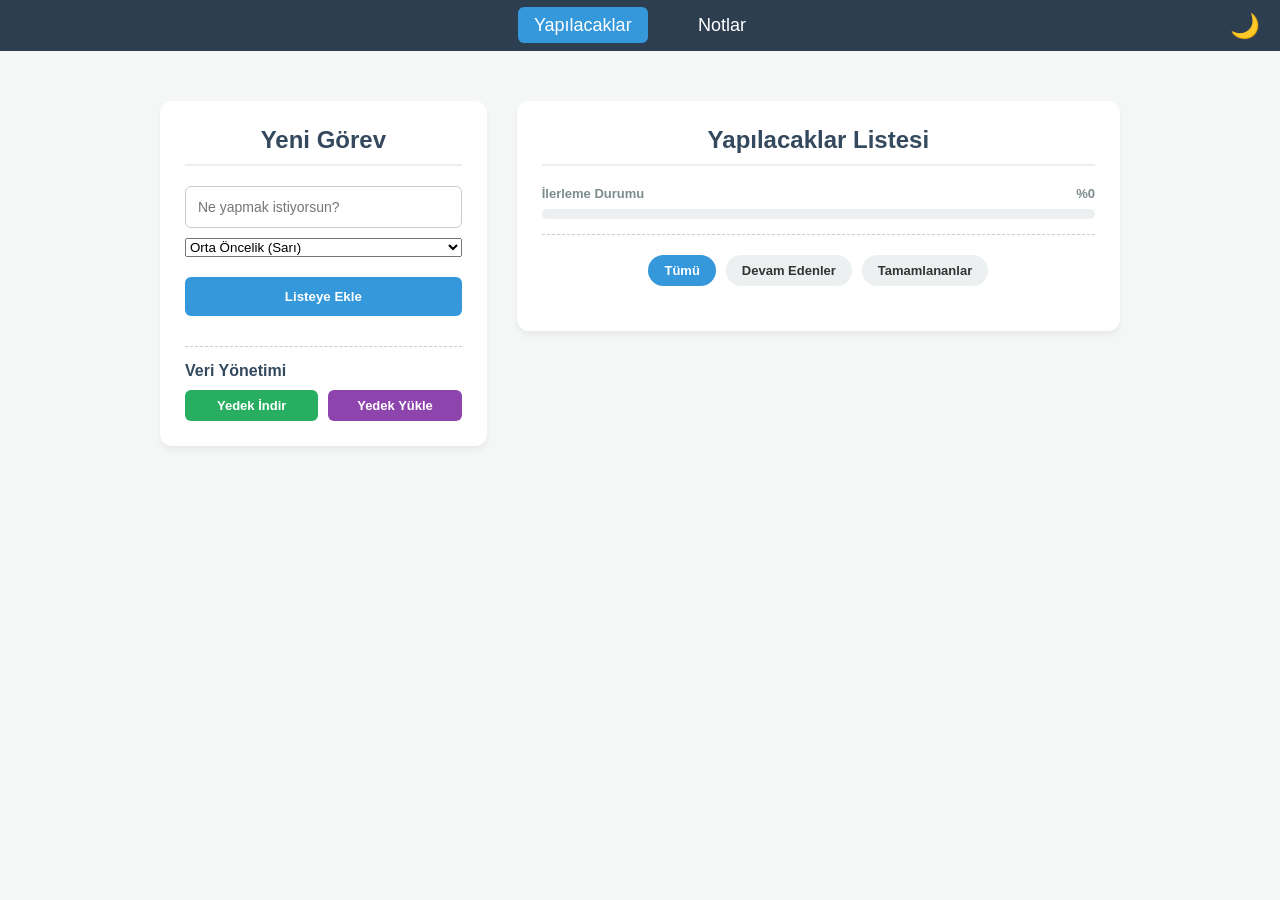
<file: index.html>
<!DOCTYPE html>
<html lang="tr">
<head>
    <meta charset="UTF-8">
    <meta name="viewport" content="width=device-width, initial-scale=1.0">
    <title>Yapılacaklar - Kişisel Yöneticim</title>
    <link rel="stylesheet" href="style.css">
</head>
<body>

    <!-- Üst Menü -->
    <nav>
        <a href="index.html" class="active">Yapılacaklar</a>
        <a href="notes.html">Notlar</a>
        <!-- Tema Butonu -->
        <button id="theme-toggle">🌙</button>
    </nav>

    <main class="container">
        
        <!-- Sol Taraf: Görev Ekleme ve Yedekleme Kartı -->
        <section class="section-card form-card">
            <h2>Yeni Görev</h2>
            <div class="input-area">
                <input type="text" id="todo-input" placeholder="Ne yapmak istiyorsun?">
                
                <select id="todo-priority">
                    <option value="low">Düşük Öncelik (Yeşil)</option>
                    <option value="medium" selected>Orta Öncelik (Sarı)</option>
                    <option value="high">Yüksek Öncelik (Kırmızı)</option>
                </select>

                <button id="add-todo-btn">Listeye Ekle</button>
            </div>

            <!-- YENİ: YEDEKLEME ALANI -->
            <div style="margin-top: 30px; border-top: 1px dashed #ccc; padding-top: 15px;">
                <h3 style="font-size: 16px; margin-bottom: 10px; color: #34495e;">Veri Yönetimi</h3>
                <div style="display: flex; gap: 10px;">
                    <button id="export-btn" style="background-color: #27ae60; margin-top:0; flex:1; font-size: 13px; padding: 8px;">Yedek İndir</button>
                    
                    <!-- Gizli dosya seçici input -->
                    <input type="file" id="import-file" accept=".json" style="display: none;">
                    <button id="import-btn" style="background-color: #8e44ad; margin-top:0; flex:1; font-size: 13px; padding: 8px;">Yedek Yükle</button>
                </div>
            </div>
        </section>

        <!-- Sağ Taraf: Görev Listesi Kartı -->
        <section class="section-card list-card">
            <h2>Yapılacaklar Listesi</h2>
            
            <!-- İlerleme Çubuğu -->
            <div class="progress-container">
                <div class="progress-info">
                    <span>İlerleme Durumu</span>
                    <span id="progress-text">%0</span>
                </div>
                <div class="progress-bar-bg">
                    <div class="progress-bar-fill" id="progress-fill"></div>
                </div>
            </div>

            <!-- Filtre Butonları -->
            <div class="filter-container">
                <button class="filter-btn active" data-filter="all">Tümü</button>
                <button class="filter-btn" data-filter="ongoing">Devam Edenler</button>
                <button class="filter-btn" data-filter="completed">Tamamlananlar</button>
            </div>

            <!-- Liste Elemanları -->
            <ul id="todo-list" class="list-container"></ul>
        </section>

    </main>

    <!-- YENİ: SİLME ONAY MODALI -->
    <div id="delete-modal" class="modal-overlay">
        <div class="modal-content">
            <h3>Emin misiniz?</h3>
            <p>Bu görevi silmek istediğinize emin misiniz? Bu işlem geri alınamaz.</p>
            <div class="modal-buttons">
                <button id="modal-cancel-btn" class="cancel-btn">Vazgeç</button>
                <button id="modal-confirm-btn" class="confirm-btn">Evet, Sil</button>
            </div>
        </div>
    </div>

    <!-- Ortak dosyalar önce yüklenir -->
    <script src="toast.js"></script>
    <script src="theme.js"></script> 
    <!-- Bu sayfanın kodları en son yüklenir -->
    <script src="todo.js"></script> 
</body>
</html>
</file>
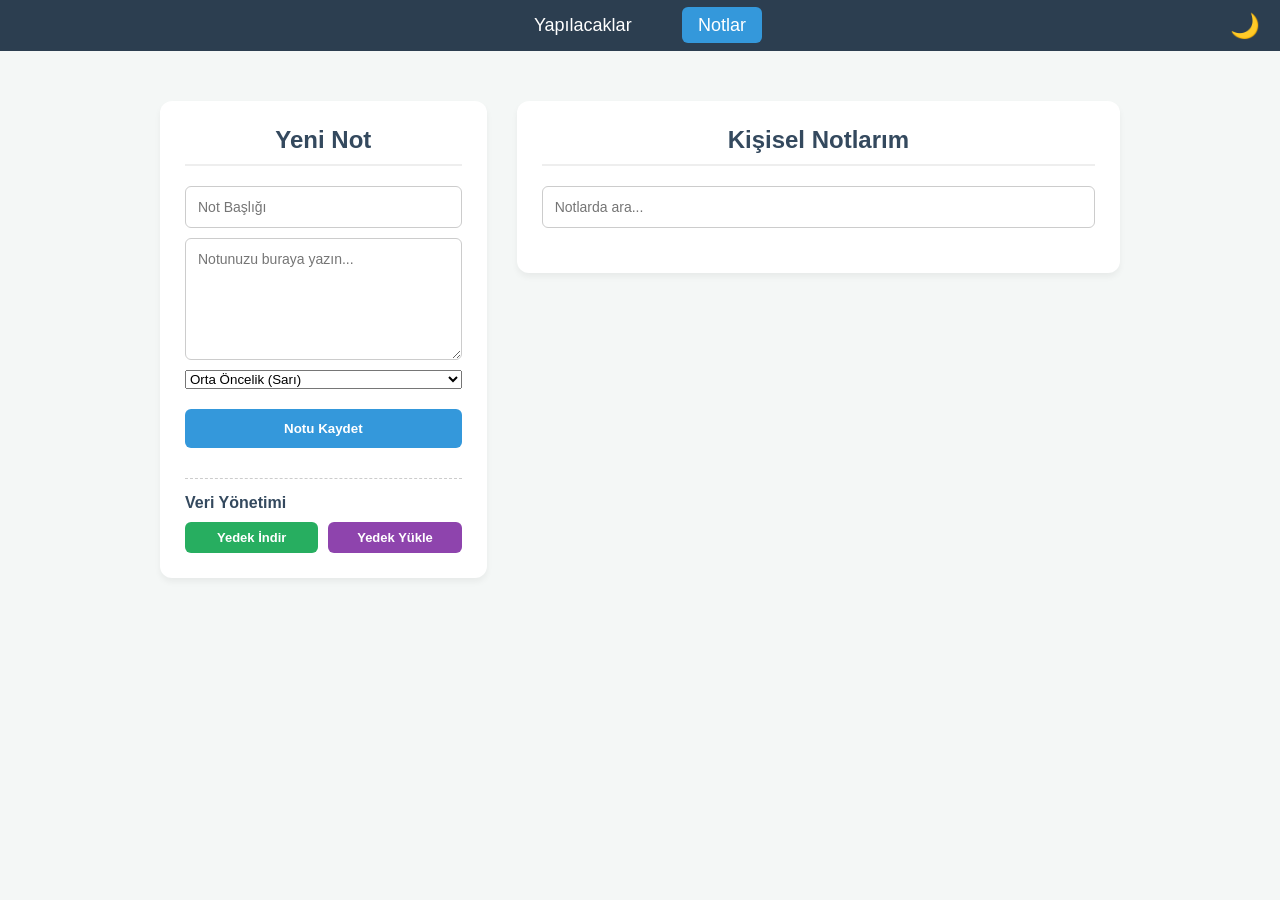
<file: notes.html>
<!DOCTYPE html>
<html lang="tr">
<head>
    <meta charset="UTF-8">
    <meta name="viewport" content="width=device-width, initial-scale=1.0">
    <title>Notlar - Kişisel Yöneticim</title>
    <link rel="stylesheet" href="style.css">
</head>
<body>

    <nav>
        <a href="index.html">Yapılacaklar</a>
        <a href="notes.html" class="active">Notlar</a>
        <!-- YENİ: Tema Butonu -->
        <button id="theme-toggle">🌙</button>
    </nav>

    <main class="container">
        
        <!-- Sol Taraf: Not Ekleme ve Yedekleme Kartı -->
        <section class="section-card form-card">
            <h2>Yeni Not</h2>
            <div class="input-area">
                <input type="text" id="note-title" placeholder="Not Başlığı">
                <textarea id="note-content" placeholder="Notunuzu buraya yazın..." rows="6"></textarea>
                
                <select id="note-priority">
                    <option value="low">Düşük Öncelik (Yeşil)</option>
                    <option value="medium" selected>Orta Öncelik (Sarı)</option>
                    <option value="high">Yüksek Öncelik (Kırmızı)</option>
                </select>

                <button id="add-note-btn">Notu Kaydet</button>
            </div>

            <!-- YENİ: YEDEKLEME ALANI -->
            <div style="margin-top: 30px; border-top: 1px dashed #ccc; padding-top: 15px;">
                <h3 style="font-size: 16px; margin-bottom: 10px; color: #34495e;">Veri Yönetimi</h3>
                <div style="display: flex; gap: 10px;">
                    <button id="export-btn" style="background-color: #27ae60; margin-top:0; flex:1; font-size: 13px; padding: 8px;">Yedek İndir</button>
                    
                    <!-- Gizli dosya seçici input -->
                    <input type="file" id="import-file" accept=".json" style="display: none;">
                    <button id="import-btn" style="background-color: #8e44ad; margin-top:0; flex:1; font-size: 13px; padding: 8px;">Yedek Yükle</button>
                </div>
            </div>
        </section>

        <!-- Sağ Taraf: Not Listesi Kartı -->
        <section class="section-card list-card">
            <h2>Kişisel Notlarım</h2>
            
            <!-- YENİ: ARAMA KUTUSU -->
            <div class="input-area" style="margin-bottom: 20px;">
                <input type="text" id="search-note" placeholder="Notlarda ara...">
            </div>

            <div id="notes-list" class="list-container">
                <!-- JS elemanları buraya ekleyecek -->
            </div>
        </section>

    </main>

    <!-- YENİ: SİLME ONAY MODALI -->
    <div id="delete-modal" class="modal-overlay">
        <div class="modal-content">
            <h3>Emin misiniz?</h3>
            <p>Bu notu silmek istediğinize emin misiniz? Bu işlem geri alınamaz.</p>
            <div class="modal-buttons">
                <button id="modal-cancel-btn" class="cancel-btn">Vazgeç</button>
                <button id="modal-confirm-btn" class="confirm-btn">Evet, Sil</button>
            </div>
        </div>
    </div>

    <script src="toast.js"></script>
    <script src="theme.js"></script> 
    <script src="notes.js"></script>
</body>
</html>
</file>
<file: style.css>
* {
    box-sizing: border-box;
    margin: 0;
    padding: 0;
    font-family: 'Segoe UI', Tahoma, Geneva, Verdana, sans-serif;
}

body {
    background-color: #f4f7f6;
    color: #333;
}

nav {
    background-color: #2c3e50;
    padding: 15px 0;
    text-align: center;
    margin-bottom: 30px;
}

nav a {
    color: white;
    text-decoration: none;
    font-size: 18px;
    margin: 0 15px;
    padding: 8px 16px;
    border-radius: 6px;
    transition: background-color 0.3s;
}

nav a:hover { background-color: #34495e; }
nav a.active { background-color: #3498db; }

/* Yan Yana Düzen */
.container {
    max-width: 1000px;
    margin: 0 auto;
    padding: 20px;
    display: flex;
    gap: 30px;
    align-items: flex-start;
}

@media (max-width: 768px) {
    .container { flex-direction: column; }
}

.section-card {
    background-color: #ffffff;
    padding: 25px;
    border-radius: 12px;
    box-shadow: 0 4px 6px rgba(0, 0, 0, 0.05);
}

.form-card { flex: 1; }
.list-card { flex: 2; }

h2 {
    margin-bottom: 20px;
    border-bottom: 2px solid #eee;
    padding-bottom: 10px;
    color: #34495e;
    text-align: center;
}

.input-area {
    display: flex;
    flex-direction: column;
    gap: 10px;
}

input[type="text"], textarea {
    width: 100%;
    padding: 12px;
    border: 1px solid #ccc;
    border-radius: 6px;
    font-size: 14px;
    outline: none;
}

button {
    padding: 12px;
    background-color: #3498db;
    color: white;
    border: none;
    border-radius: 6px;
    cursor: pointer;
    font-weight: bold;
    margin-top: 10px;
}

button:hover { background-color: #2980b9; }

/* Filtre Butonları */
.filter-container {
    display: flex;
    gap: 10px;
    margin-bottom: 20px;
    justify-content: center;
}

.filter-btn {
    background-color: #ecf0f1;
    color: #333;
    padding: 8px 16px;
    font-size: 13px;
    margin-top: 0;
    border-radius: 20px;
}

.filter-btn:hover { background-color: #bdc3c7; }
.filter-btn.active { background-color: #3498db; color: white; }

/* Liste Elemanları */
.list-container {
    list-style: none;
    display: flex;
    flex-direction: column;
    gap: 10px;
}

.list-item {
    display: flex;
    justify-content: space-between;
    align-items: center;
    background-color: #f9f9f9;
    padding: 15px;
    border-left: 4px solid #3498db;
    border-radius: 4px;
}

/* Küçük Butonlar (Sil ve Düzenle) */
.delete-btn { background-color: #e74c3c; padding: 6px 12px; font-size: 12px; margin-top: 0; }
.delete-btn:hover { background-color: #c0392b; }

.edit-btn { background-color: #f39c12; padding: 6px 12px; font-size: 12px; margin-top: 0; margin-right: 5px; }
.edit-btn:hover { background-color: #e67e22; }

.completed {
    text-decoration: line-through;
    color: #95a5a6;
    border-left-color: #95a5a6;
}
/* ==========================================
   KARANLIK TEMA (DARK MODE) AYARLARI
   ========================================== */

/* Ay/Güneş İkon Butonu Tasarımı */
#theme-toggle {
    background: none;
    border: none;
    font-size: 24px;
    cursor: pointer;
    position: absolute;
    right: 20px; /* Menünün en sağına sabitler */
    top: 12px;
    margin: 0;
    padding: 0;
}

/* Nav menüsünü ikon için position: relative yapıyoruz */
nav {
    position: relative; 
}

/* Karanlık Tema Renk Geçişleri */
body.dark-mode {
    background-color: #121212;
    color: #e0e0e0;
}

body.dark-mode nav {
    background-color: #1a1a1a;
}

body.dark-mode .section-card {
    background-color: #1e1e1e;
    box-shadow: 0 4px 6px rgba(255, 255, 255, 0.05); /* Gölgeyi hafif beyazlatır */
}

body.dark-mode h2 {
    color: #ecf0f1;
    border-bottom-color: #333;
}

/* Liste Kartları */
body.dark-mode .list-item {
    background-color: #2c2c2c;
}

/* Input, Textarea ve Select (Açılır Menü) */
body.dark-mode input[type="text"], 
body.dark-mode textarea, 
body.dark-mode select {
    background-color: #333;
    color: #fff;
    border-color: #555;
}

/* Filtre Butonları */
body.dark-mode .filter-btn {
    background-color: #333;
    color: #ccc;
}

body.dark-mode .filter-btn:hover {
    background-color: #444;
}

body.dark-mode .filter-btn.active {
    background-color: #3498db;
    color: white;
}
/* ==========================================
   TOAST BİLDİRİMLERİ (MODERN UYARILAR)
   ========================================== */
#toast-container {
    position: fixed;
    bottom: 20px;
    right: 20px;
    display: flex;
    flex-direction: column;
    gap: 10px;
    z-index: 1000; /* Her şeyin üstünde görünmesini sağlar */
}

.toast {
    color: #fff;
    padding: 12px 20px;
    border-radius: 8px;
    font-size: 14px;
    box-shadow: 0 4px 12px rgba(0, 0, 0, 0.15);
    display: flex;
    align-items: center;
    gap: 10px;
    font-weight: bold;
    /* Başlangıçta görünmez ve sağda */
    opacity: 0;
    transform: translateX(100%);
    /* İçeri kayma animasyonu */
    animation: slideInRight 0.3s forwards; 
}

/* Hata Mesajı Rengi */
.toast.error {
    background-color: #e74c3c;
    border-left: 4px solid #c0392b;
}

/* Başarılı İşlem Rengi */
.toast.success {
    background-color: #2ecc71;
    border-left: 4px solid #27ae60;
}

/* Kaybolma (Çıkış) Animasyonu Sınıfı */
.toast.fade-out {
    animation: fadeOutRight 0.3s forwards;
}

/* Animasyon Tanımları */
@keyframes slideInRight {
    to {
        opacity: 1;
        transform: translateX(0);
    }
}

@keyframes fadeOutRight {
    to {
        opacity: 0;
        transform: translateX(100%);
    }
}
/* ==========================================
   ANİMASYONLAR VE GEÇİŞ EFEKTLERİ
   ========================================== */

/* 1. Dark Mode ve Genel Renk Geçişleri (Yumuşak geçiş) */
body, .section-card, input, textarea, select, .filter-btn, .list-item, nav, .list-item span, small, h3, p {
    transition: background-color 0.3s ease, color 0.3s ease, border-color 0.3s ease, box-shadow 0.3s ease;
}

/* 2. Kart ve Liste Elemanı Ekrana Gelme (Giriş) Animasyonu */
.list-item {
    animation: slideInUp 0.4s ease-out forwards;
    transition: transform 0.2s ease, box-shadow 0.2s ease; /* Hover için gerekli */
}

/* 3. Hover (Üzerine gelince hafif kalkma) Efekti */
.list-item:hover {
    transform: translateY(-3px);
    box-shadow: 0 6px 12px rgba(0, 0, 0, 0.08);
}

/* 4. Butonlara Tıklama (Basılma) Efekti */
button {
    transition: background-color 0.2s ease, transform 0.1s ease;
}

button:active {
    transform: scale(0.95); /* Tıklanınca %5 küçülür */
}

/* 5. Silinme Animasyonu (Silerken JS ile bu sınıfı ekleyeceğiz) */
.fade-out-item {
    animation: slideOutRight 0.3s ease-in forwards !important;
}

/* --- KEYFRAMES (Animasyon Senaryoları) --- */
@keyframes slideInUp {
    from {
        opacity: 0;
        transform: translateY(20px); /* 20px aşağıdan başlar */
    }
    to {
        opacity: 1;
        transform: translateY(0); /* Kendi pozisyonunda biter */
    }
}

@keyframes slideOutRight {
    from {
        opacity: 1;
        transform: translateX(0);
    }
    to {
        opacity: 0;
        transform: translateX(100%); /* Sağa doğru kayarak kaybolur */
    }
}
/* ==========================================
   İLERLEME ÇUBUĞU (PROGRESS BAR)
   ========================================== */
.progress-container {
    margin-bottom: 20px;
    padding-bottom: 15px;
    border-bottom: 1px dashed #ccc;
}

.progress-info {
    display: flex;
    justify-content: space-between;
    font-size: 13px;
    font-weight: bold;
    color: #7f8c8d;
    margin-bottom: 8px;
}

.progress-bar-bg {
    width: 100%;
    height: 10px;
    background-color: #ecf0f1;
    border-radius: 10px;
    overflow: hidden; /* Dışına taşan dolumu gizler */
}

.progress-bar-fill {
    height: 100%;
    background-color: #2ecc71; /* Zümrüt Yeşili */
    width: 0%; /* Genişlik JavaScript ile değişecek */
    transition: width 0.5s ease-out, background-color 0.3s ease; /* Yumuşak dolum animasyonu */
}

/* Karanlık Tema (Dark Mode) Uyumu */
body.dark-mode .progress-container { border-bottom-color: #444; }
body.dark-mode .progress-info { color: #aaa; }
body.dark-mode .progress-bar-bg { background-color: #333; }
/* ==========================================
   MODAL (ONAY PENCERESİ)
   ========================================== */
.modal-overlay {
    position: fixed; 
    top: 0; left: 0; width: 100%; height: 100%;
    background-color: rgba(0, 0, 0, 0.5); /* Arka planı hafif karartır */
    display: flex; justify-content: center; align-items: center;
    z-index: 2000;
    
    /* Başlangıçta görünmez ve tıklanamaz */
    opacity: 0; 
    visibility: hidden; 
    transition: opacity 0.3s ease, visibility 0.3s ease;
}

/* JavaScript ile 'show' sınıfı eklendiğinde görünür olur */
.modal-overlay.show {
    opacity: 1; 
    visibility: visible;
}

.modal-content {
    background-color: #fff; 
    padding: 25px; 
    border-radius: 12px;
    width: 90%; 
    max-width: 400px; 
    text-align: center;
    box-shadow: 0 10px 25px rgba(0,0,0,0.2);
    /* İçerik kutusu yukarıdan hafifçe aşağı kayarak gelir */
    transform: translateY(-20px); 
    transition: transform 0.3s ease;
}

.modal-overlay.show .modal-content {
    transform: translateY(0);
}

.modal-content h3 { color: #2c3e50; margin-bottom: 10px; }
.modal-content p { color: #7f8c8d; margin-bottom: 20px; font-size: 14px; }

.modal-buttons { display: flex; gap: 10px; }

/* Modal Butonları (flex: 1 ile yan yana eşit genişlikte olurlar) */
.cancel-btn { background-color: #95a5a6; color: white; flex: 1; margin: 0; }
.cancel-btn:hover { background-color: #7f8c8d; }

.confirm-btn { background-color: #e74c3c; color: white; flex: 1; margin: 0; }
.confirm-btn:hover { background-color: #c0392b; }

/* Modal Karanlık Tema (Dark Mode) Ayarları */
body.dark-mode .modal-content { background-color: #1e1e1e; }
body.dark-mode .modal-content h3 { color: #ecf0f1; }
body.dark-mode .modal-content p { color: #aaa; }
body.dark-mode .form-card h3 { color: #ecf0f1; }
body.dark-mode .form-card div[style*="border-top"] { border-top-color: #444 !important; }
</file>
